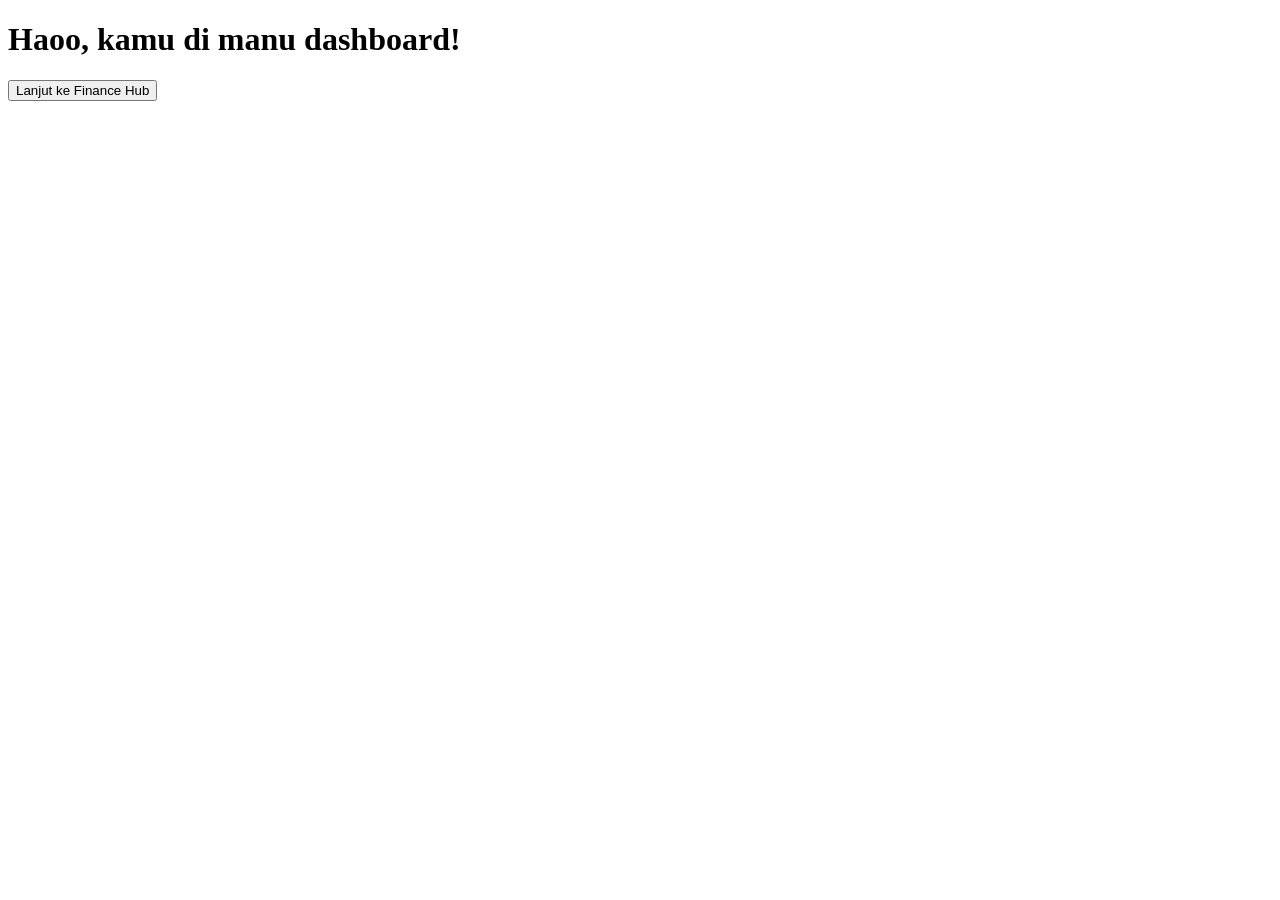
<file: dashboard.html>
<!DOCTYPE html>
<html lang="en">
<head>
    <meta charset="UTF-8">
    <meta name="viewport" content="width=device-width, initial-scale=1.0">
    <title>Dashboard - TimeFlow</title>
</head>
<body>
    <h1>Haoo, kamu di manu dashboard!</h1>

    <a href="finance.html">
        <button>Lanjut ke Finance Hub</button>
    </a>
</body>
</html>
</file>
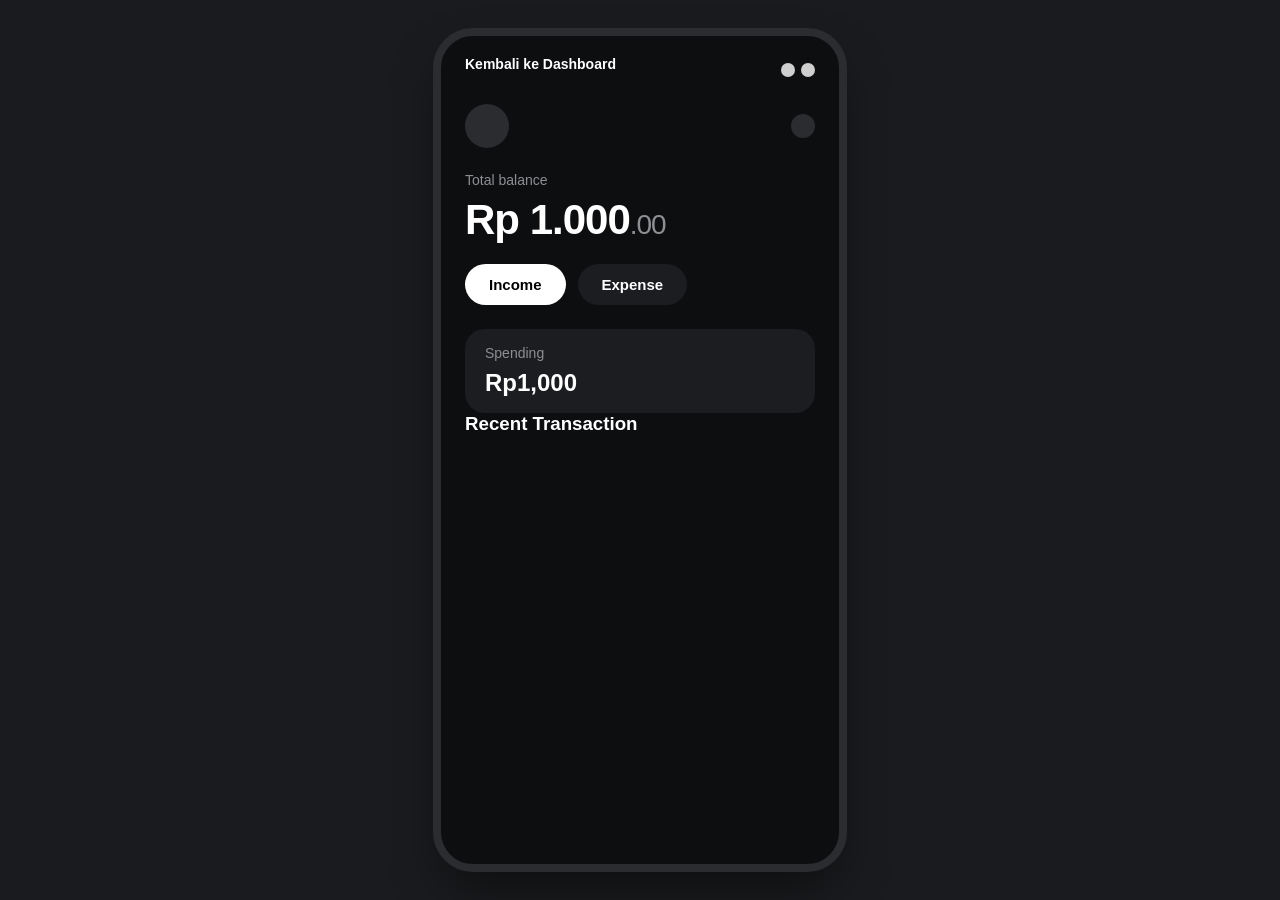
<file: finance.html>
<!DOCTYPE html>
<html lang="id">
<head>
  <meta charset="UTF-8">
  <meta name="viewport" content="width=device-width, initial-scale=1.0">
  <title>Finance Tracker</title>
  <link rel="stylesheet" href="CSS/finance.css">
</head>
<body>

  <div class="app-container">
    
    <div class="status-bar">
      <a href="dashboard.html" class="back-link">Kembali ke Dashboard</a>
      <div class="status-icons">
        <div class="icon-placeholder"></div>
        <div class="icon-placeholder"></div>
      </div>
    </div>

    <header class="app-header">
      <div class="user-avatar"></div>
      <div class="notification-icon"></div>
    </header>

    <section class="balance-section">
      <span class="label">Total balance</span>
      <h1 id="balance" class="balance-amount">Rp 1,000<span class="cents">.00</span></h1>
      
      <div class="action-buttons">
        <button id="incomeBtn" class="btn btn-primary">Income</button>
        <button id="expenseBtn" class="btn btn-secondary">Expense</button>
      </div>
    </section>

    <section class="spending-section">
      <div class="spending-card">
        <span class="label">Spending</span>
        <h2 class="spending-amount">Rp1,000</h2>
      </div>
    </section>

    <section class="history-section">
      
      <h3>Recent Transaction</h3>

      <div id="historyList">
        
      </div>
    </section>

  </div>

  <div id="modal" class="modal">

    <div class="modal-content">
      <h2>Input Nominal</h2>
      
      <input id="amountInput" type="number" placeholder="Masukkan Nominal">

      <select id="categoryInput">
        <option value="">Pilih Kategori</option>
        <option value="Gaji">Gaji</option>
        <option value="Freelance">Freelance</option>
        <option value="Saham">Saham</option>
        <option value="Bonus">Bonus</option>
        <option value="Makan">Makan</option>
        <option value="Transport">Transport</option>
      </select>

      <select id="accountInput">
        <option value="">Pilih Account</option>
        <option value="Cash">Cash</option>
        <option value="Bank Jago">Bank Jago</option>
        <option value="BCA">BCA</option>
        <option value="DANA">DANA</option>
      </select>
      
      <div class="modal-button">

        <button id="cancelBtn">Batal</button>

        <button id="saveBtn">Simpan</button>

      </div>

    </div>

  </div>

  <script src="JS/finance.js"></script>
</body>
</html>
</file>
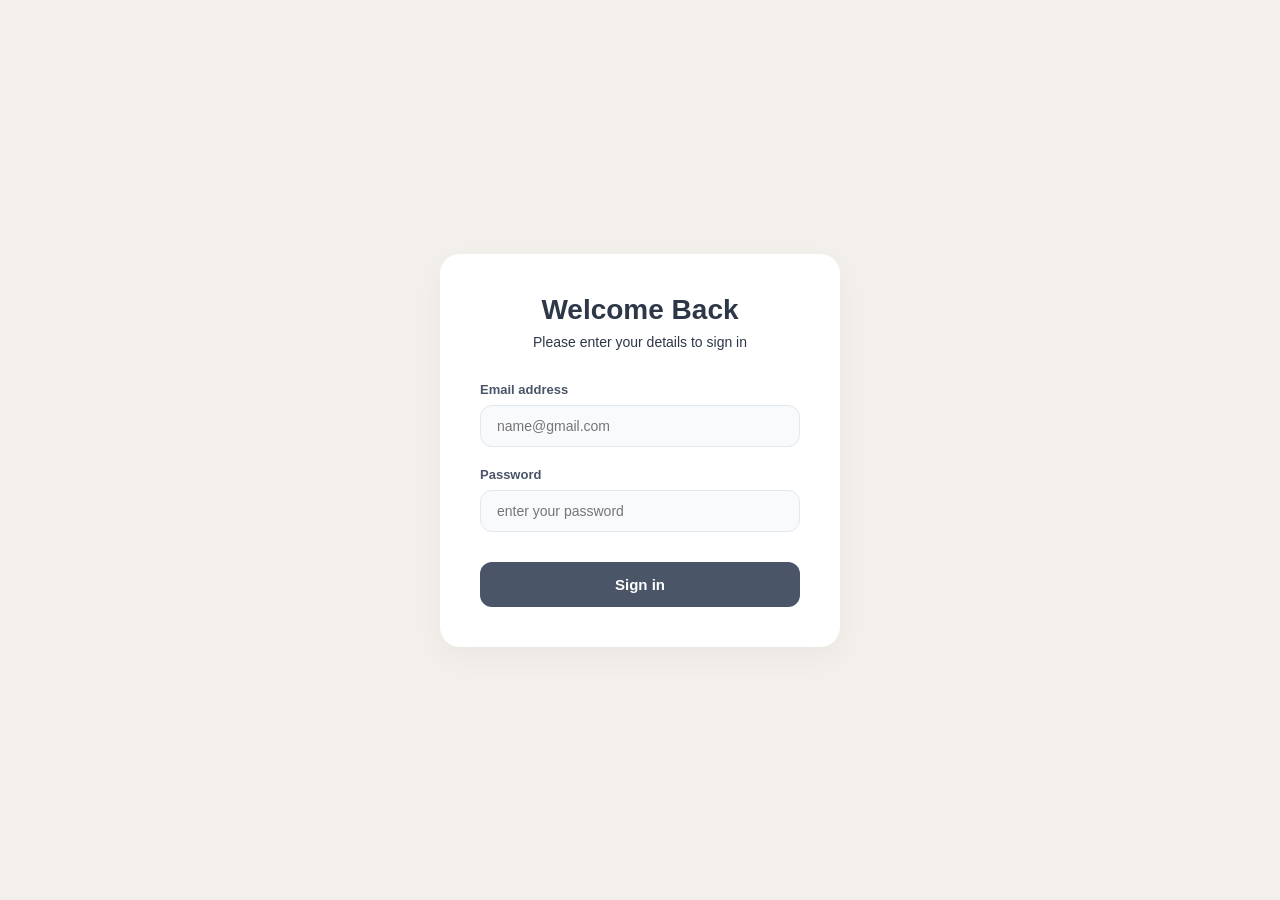
<file: timeflow.html>
<!DOCTYPE html>
<html lang="en">
<head>
    <meta charset="UTF-8">
    <meta name="viewport" content="width=device-width, initial-scale=1.0">
    <title>TimeFlow</title>

    <link rel="stylesheet" href="timeflow.css">
</head>
<body>
    <!--bagian pembungkus utama-->
    <div class="login-container">

        <!--kartu login-->
        <div class="login-card">

            <div class="login-header">
                <h2>Welcome Back</h2>
                <p>Please enter your details to sign in</p>

            </div>

            <form action="#">
                <div class="input-group">
                    <label for="email">Email address</label>
                    <input type="email" id="email" placeholder="name@gmail.com" required>
                </div>

                <div class="input-group">
                    <label for="password">Password</label>
                    <input type="password" id="password" placeholder="enter your password">
                </div>

                <button type="submit" class="btn-login">Sign in</button>
            </form>
        </div>
    </div>

    <script src="timeflow.js"></script>
</body>
</html>
</file>
<file: CSS/finance.css>
* {
  box-sizing: border-box;
  margin: 0;
  padding: 0;
  font-family: -apple-system, BlinkMacSystemFont, 'Segoe UI', Roboto, Helvetica, Arial, sans-serif;
}

body {
  background-color: #0d0e10; /* Background gelap agar menyatu di HP */
  display: flex;
  justify-content: center;
  align-items: center;
  min-height: 100vh;
}

/* Base style untuk HP & Laptop */
.app-container {
  width: 100%;
  max-width: 414px; /* Batas lebar maksimum */
  min-height: 100vh; /* Di HP akan memenuhi 100% layar penuh */
  background-color: #0d0e10;
  color: #ffffff;
  padding: 20px 24px;
  display: flex;
  flex-direction: column;
  position: relative;
  overflow: hidden;
}

/* Responsif khusus untuk Tampilan Laptop / Desktop */
@media (min-width: 600px) {
  body {
    background-color: #1a1b1e; /* Warna background luar saat dibuka di laptop */
  }

  .app-container {
    min-height: 844px;
    height: 844px;
    border-radius: 40px; /* Efek membulat ala frame HP hanya muncul di laptop */
    border: 8px solid #2a2c30; /* Outlined frame */
    box-shadow: 0 25px 50px -12px rgba(0, 0, 0, 0.5);
    margin: 20px 0;
  }
}

.back-link {
    display: inline-block;
    color: var(--text-secondary);
    text-decoration: none;
    font-size: 14px;
    margin-bottom: 12px;
    transition: color 0.2s ease;
}

/* Status Bar */
.status-bar {
  display: flex;
  justify-content: space-between;
  align-items: center;
  font-size: 14px;
  font-weight: 600;
  margin-bottom: 20px;
}

.status-icons {
  display: flex;
  gap: 6px;
}

.icon-placeholder {
  width: 14px;
  height: 14px;
  background-color: #ffffff;
  border-radius: 50%;
  opacity: 0.8;
}

/* Header User */
.app-header {
  display: flex;
  justify-content: space-between;
  align-items: center;
  margin-bottom: 24px;
}

.user-avatar {
  width: 44px;
  height: 44px;
  background-color: #2a2c30;
  border-radius: 50%;
}

.notification-icon {
  width: 24px;
  height: 24px;
  background-color: #2a2c30;
  border-radius: 50%;
}

/* Balance Section */
.balance-section {
  margin-bottom: 24px;
}

.label {
  color: #8e8e93;
  font-size: 14px;
  display: block;
  margin-bottom: 8px;
}

.balance-amount {
  font-size: 42px;
  font-weight: 700;
  letter-spacing: -1px;
  margin-bottom: 20px;
}

.balance-amount .cents {
  color: #8e8e93;
  font-size: 28px;
  font-weight: 400;
}

/* Action Buttons */
.action-buttons {
  display: flex;
  gap: 12px;
}

.btn {
  padding: 12px 24px;
  border-radius: 24px;
  font-size: 15px;
  font-weight: 600;
  border: none;
  cursor: pointer;
}

.btn-primary {
  background-color: #ffffff;
  color: #000000;
}

.btn-secondary {
  background-color: #1c1d21;
  color: #ffffff;
}

/* Spending Card */
.spending-card {
  background-color: #1c1d21;
  border-radius: 20px;
  padding: 16px 20px;
}

.spending-amount {
  font-size: 24px;
  font-weight: 600;
  margin-top: 4px;
}

.modal {
  display: none;

  position: fixed;
  inset: 0;

  background: rgba(0,0,0,.6);

  justify-content: center;
  align-items: center;
}

.modal-content {
  width: 320px;
  
  background: #1e1e23;
  
  border-radius: 20px;
  
  padding: 24px;

  display: flex;

  flex-direction: column;

  gap: 16px;
}

.modal-button {
  display: flex;

  justify-content: flex-end;

  gap: 12px;
}

.modal-button button {
  padding: 10px 18px;

  cursor: pointer;
}
</file>
<file: timeflow.css>
* {
    margin: 0;
    padding: 0;
    box-sizing: border-box;
    font-family: 'Segoe UI', Tahoma, Geneva, Verdana, sans-serif;
}

.login-container {
    min-height: 100vh;
    display: flex;
    justify-content: center;
    align-items: center;
    background-color: #f3f0ec;
}

.login-card {
    background-color: #ffffff;
    width: 100%;
    max-width: 400px;
    padding: 40px;
    border-radius: 20px;
    box-shadow: 0 10px 30px rgba(0,0,0,0.04);
}

.login-header {
    text-align: center;
    margin-bottom: 32px;
}

.login-header h2 {
    color: #2d3748;
    font-size: 28px;
    font-weight: 600;
    margin-bottom: 8px;
}

.login-header p {
    color: #2d3748;
    font-size: 14px;
}

.input-group {
    margin-bottom: 20px;
}

.input-group label {
    display: block;
    font-size: 13px;
    font-weight: 600;
    color: #4a5568;
    margin-bottom: 8px;
}

.input-group input {
    width: 100%;
    padding: 12px 16px;
    border-radius: 12px;
    border: 1.5px solid #e2e8f0;
    background-color: #f8fafc;
    font-size: 14px;
    color: #2d3748;
    outline: none;
    transition: all 0.25s ease;
}

.input-group input:focus {
    border-color: #a0aec0;
    background-color: #ffffff;
    box-shadow: 0 0 0 4px rgba(160, 172, 192, 0.15);
}

.btn-login {
    width: 100%;
    padding: 14px;
    border: none;
    border-radius: 12px;
    background-color: #4a5568;
    color: #ffffff;
    font-size: 15px;
    font-weight: 600;
    cursor: pointer;
    margin-top: 10px;
    transition: all 0.25s ease;
}

.btn-login:hover {
    background-color: #2d3748;
    transform: translateY(-2px);
}
</file>
